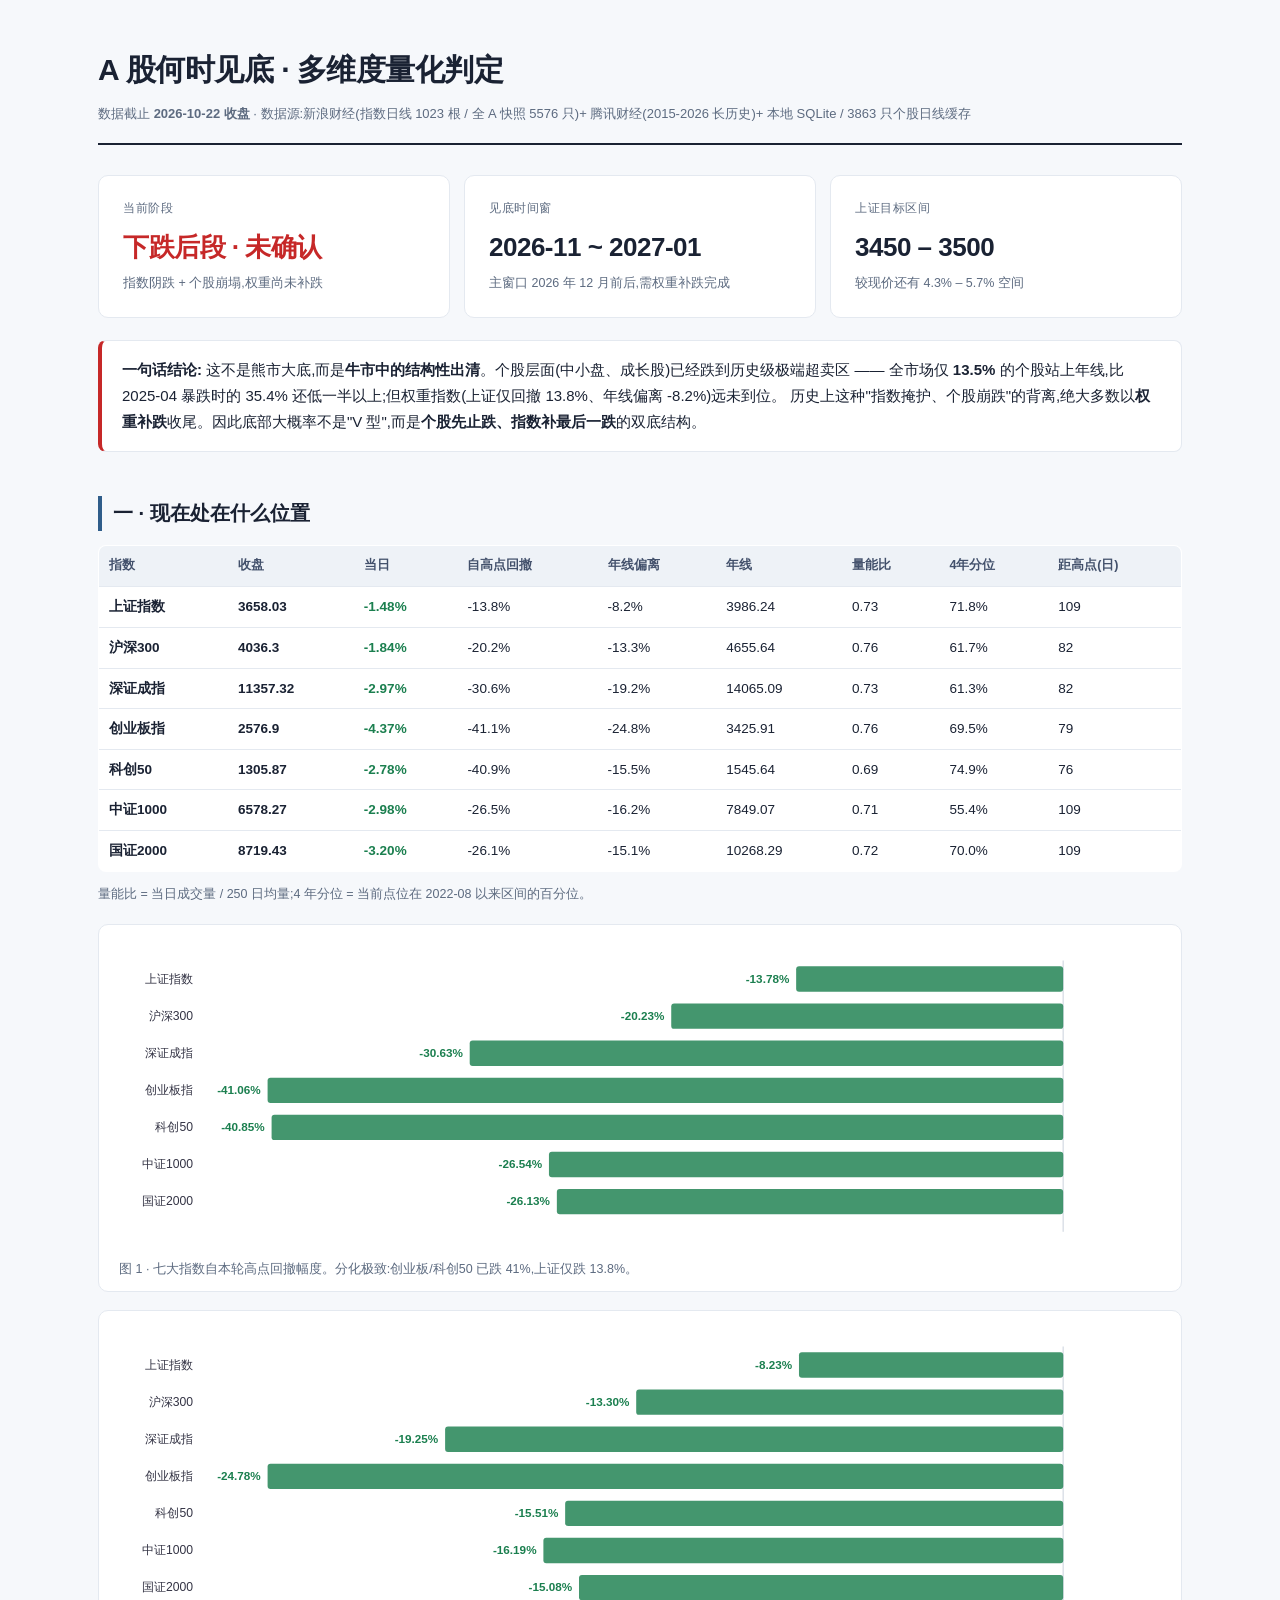
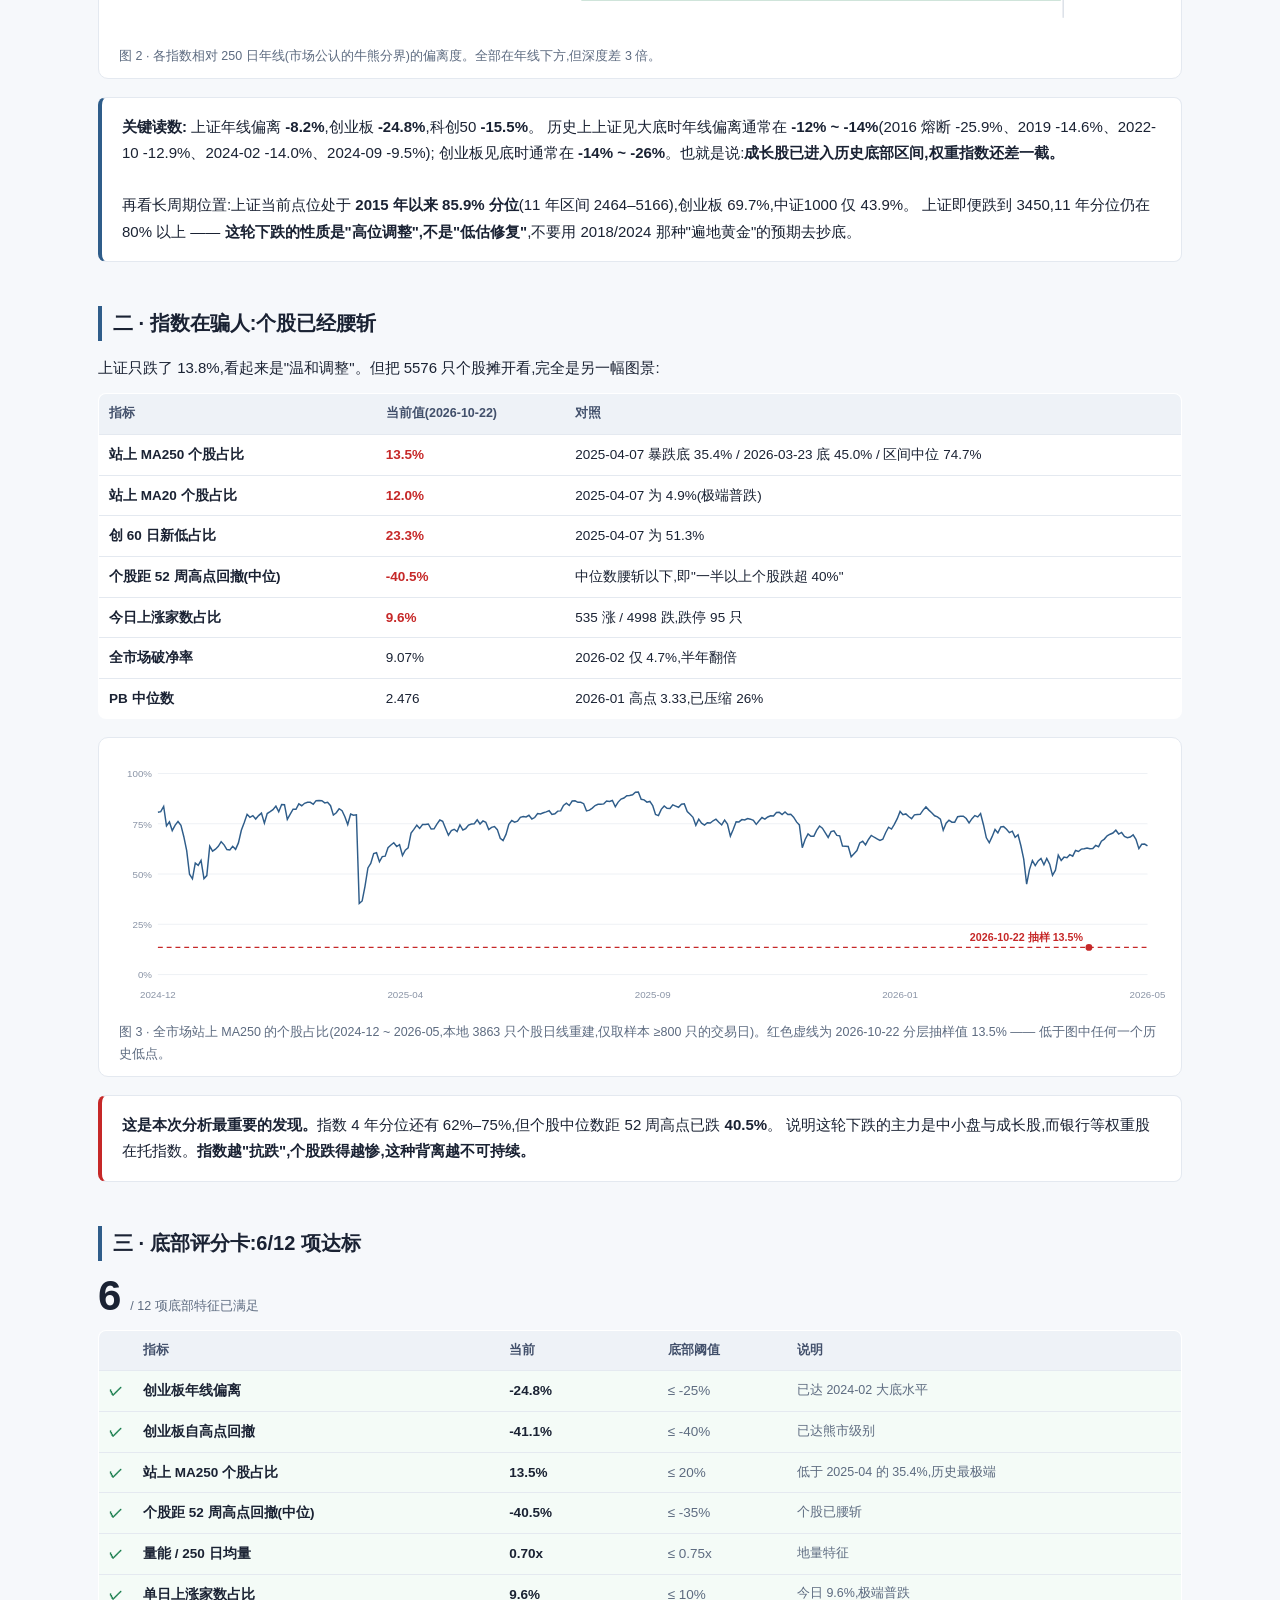
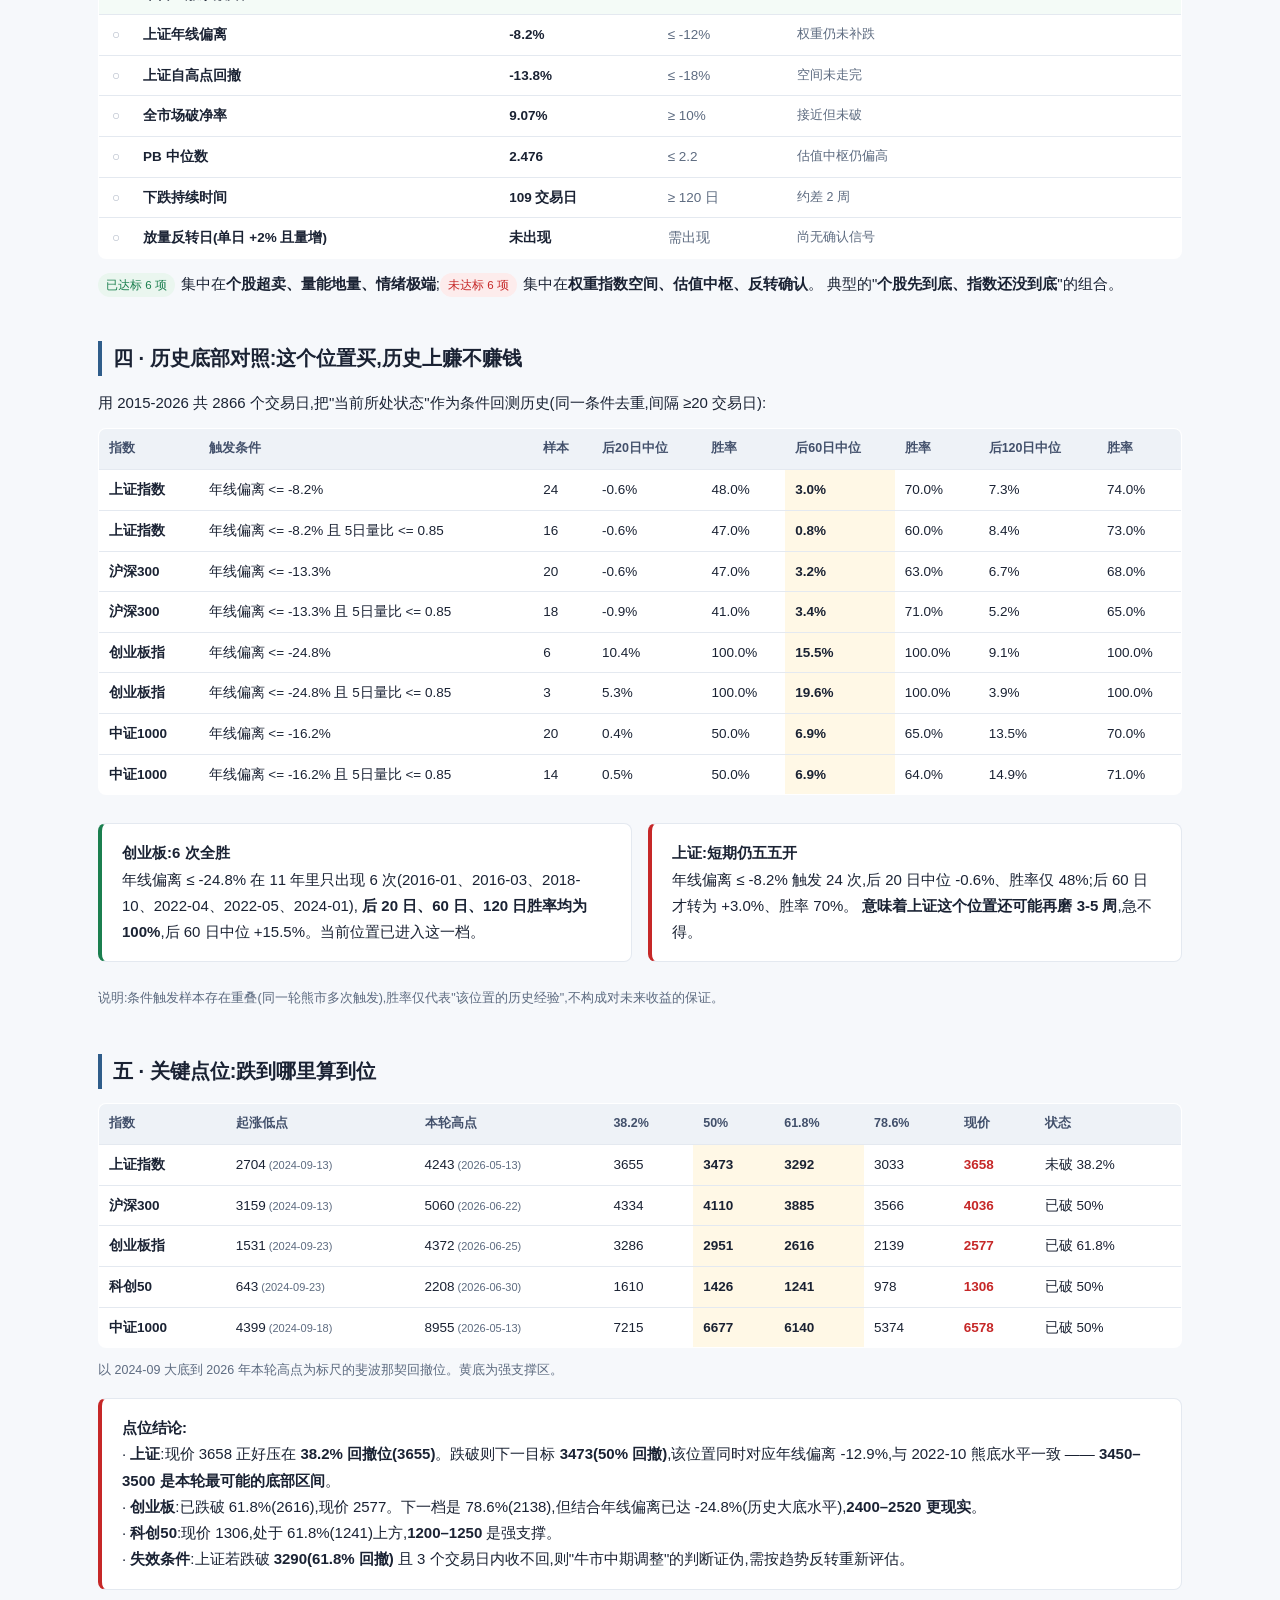
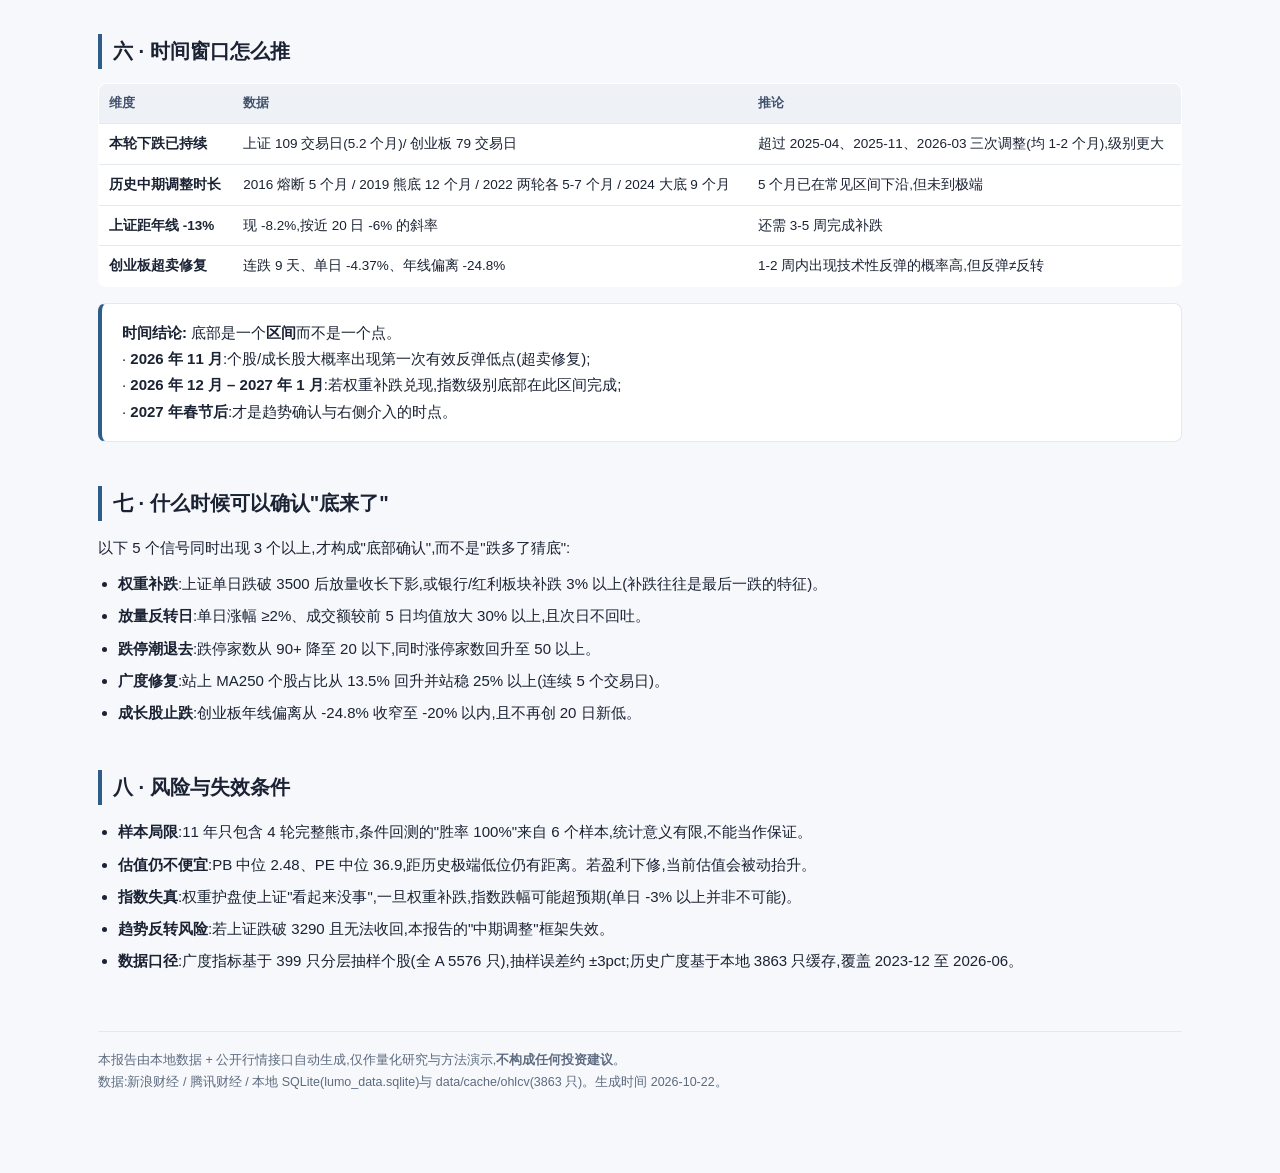
<file: webui/static/research/ashare_bottom_20261022.html>
<!DOCTYPE html>
<html lang="zh-CN"><head><meta charset="utf-8">
<meta name="viewport" content="width=device-width,initial-scale=1">
<title>A股底部判定 · 2026-10-22</title>
<style>
:root{--ink:#1a2233;--sub:#5d6b80;--line:#e4e9f0;--bg:#f6f8fb;--red:#c62828;--green:#1b7f4f;--blue:#2f5d8a;}
*{box-sizing:border-box}
body{margin:0;background:var(--bg);color:var(--ink);font:15px/1.75 -apple-system,"PingFang SC","Helvetica Neue",sans-serif}
.wrap{max-width:1140px;margin:0 auto;padding:44px 28px 80px}
header{border-bottom:2px solid var(--ink);padding-bottom:18px;margin-bottom:30px}
h1{font-size:30px;margin:0 0 6px;letter-spacing:-.5px}
.meta{color:var(--sub);font-size:13px}
h2{font-size:20px;margin:44px 0 14px;padding-left:11px;border-left:4px solid var(--blue)}
h3{font-size:16px;margin:26px 0 10px;color:var(--ink)}
p{margin:10px 0}
.card{background:#fff;border:1px solid var(--line);border-radius:10px;padding:22px 24px;margin:16px 0}
.cards{display:grid;grid-template-columns:repeat(3,1fr);gap:14px;margin:22px 0}
.cards .card{margin:0}
.k{font-size:12px;color:var(--sub);letter-spacing:.5px;text-transform:uppercase}
.vv{font-size:26px;font-weight:700;margin:6px 0 2px;letter-spacing:-.5px}
.vv.r{color:var(--red)} .vv.g{color:var(--green)}
.note-sm{font-size:12.5px;color:var(--sub)}
table{width:100%;border-collapse:collapse;background:#fff;font-size:13.5px;margin:12px 0;
border:1px solid var(--line);border-radius:8px;overflow:hidden}
th{background:#eef2f7;text-align:left;padding:9px 10px;font-weight:600;font-size:12.5px;color:#42506b;white-space:nowrap}
td{padding:8px 10px;border-top:1px solid var(--line);white-space:nowrap}
td.nm{font-weight:600}
.sub{color:var(--sub);font-size:11px;margin-left:3px}
.hl{background:#fff8e6;font-weight:600}
.cur{font-weight:700;color:var(--red)}
.up{color:var(--red);font-weight:600} .down{color:var(--green);font-weight:600}
tr.ok td:first-child{color:var(--green);font-weight:700;text-align:center}
tr.no td:first-child{color:#b0b8c6;text-align:center}
tr.ok{background:#f4fbf7} tr.no{background:#fff}
td.v{font-weight:600} td.t{color:var(--sub)} td.note{color:var(--sub);font-size:12.5px;white-space:normal}
.box{background:#fff;border:1px solid var(--line);border-left:4px solid var(--red);border-radius:8px;padding:16px 20px;margin:16px 0}
.box.g{border-left-color:var(--green)}
.box.b{border-left-color:var(--blue)}
.score-big{display:flex;align-items:baseline;gap:10px;margin:6px 0 2px}
.score-big b{font-size:42px;line-height:1;letter-spacing:-1px}
ul{margin:8px 0 8px 0;padding-left:20px} li{margin:6px 0}
.tag{display:inline-block;font-size:11.5px;padding:2px 8px;border-radius:99px;background:#eef2f7;color:#42506b;margin-right:6px}
.tag.r{background:#fdecec;color:var(--red)} .tag.g{background:#eaf6ef;color:var(--green)}
figure{margin:18px 0;background:#fff;border:1px solid var(--line);border-radius:10px;padding:16px 14px 10px}
figcaption{font-size:12.5px;color:var(--sub);padding:6px 6px 0}
.two{display:grid;grid-template-columns:1fr 1fr;gap:16px}
footer{margin-top:56px;padding-top:18px;border-top:1px solid var(--line);color:var(--sub);font-size:12.5px}
@media(max-width:820px){.cards,.two{grid-template-columns:1fr}}
</style></head><body><div class="wrap">

<header>
<h1>A 股何时见底 · 多维度量化判定</h1>
<div class="meta">数据截止 <b>2026-10-22 收盘</b> · 数据源:新浪财经(指数日线 1023 根 / 全 A 快照 5576 只)+ 腾讯财经(2015-2026 长历史)+ 本地 SQLite / 3863 只个股日线缓存</div>
</header>

<div class="cards">
<div class="card"><div class="k">当前阶段</div><div class="vv r">下跌后段 · 未确认</div>
<div class="note-sm">指数阴跌 + 个股崩塌,权重尚未补跌</div></div>
<div class="card"><div class="k">见底时间窗</div><div class="vv">2026-11 ~ 2027-01</div>
<div class="note-sm">主窗口 2026 年 12 月前后,需权重补跌完成</div></div>
<div class="card"><div class="k">上证目标区间</div><div class="vv">3450 – 3500</div>
<div class="note-sm">较现价还有 4.3% – 5.7% 空间</div></div>
</div>

<div class="box">
<b>一句话结论:</b> 这不是熊市大底,而是<b>牛市中的结构性出清</b>。个股层面(中小盘、成长股)已经跌到历史级极端超卖区 ——
全市场仅 <b>13.5%</b> 的个股站上年线,比 2025-04 暴跌时的 35.4% 还低一半以上;但权重指数(上证仅回撤 13.8%、年线偏离 -8.2%)远未到位。
历史上这种"指数掩护、个股崩跌"的背离,绝大多数以<b>权重补跌</b>收尾。因此底部大概率不是"V 型",而是<b>个股先止跌、指数补最后一跌</b>的双底结构。
</div>

<h2>一 · 现在处在什么位置</h2>

<table>
<tr><th>指数</th><th>收盘</th><th>当日</th><th>自高点回撤</th><th>年线偏离</th><th>年线</th><th>量能比</th><th>4年分位</th><th>距高点(日)</th></tr>
<tr><td class='nm'>上证指数</td><td class='v'>3658.03</td><td class='down'>-1.48%</td><td>-13.8%</td><td>-8.2%</td><td>3986.24</td><td>0.73</td><td>71.8%</td><td>109</td></tr><tr><td class='nm'>沪深300</td><td class='v'>4036.3</td><td class='down'>-1.84%</td><td>-20.2%</td><td>-13.3%</td><td>4655.64</td><td>0.76</td><td>61.7%</td><td>82</td></tr><tr><td class='nm'>深证成指</td><td class='v'>11357.32</td><td class='down'>-2.97%</td><td>-30.6%</td><td>-19.2%</td><td>14065.09</td><td>0.73</td><td>61.3%</td><td>82</td></tr><tr><td class='nm'>创业板指</td><td class='v'>2576.9</td><td class='down'>-4.37%</td><td>-41.1%</td><td>-24.8%</td><td>3425.91</td><td>0.76</td><td>69.5%</td><td>79</td></tr><tr><td class='nm'>科创50</td><td class='v'>1305.87</td><td class='down'>-2.78%</td><td>-40.9%</td><td>-15.5%</td><td>1545.64</td><td>0.69</td><td>74.9%</td><td>76</td></tr><tr><td class='nm'>中证1000</td><td class='v'>6578.27</td><td class='down'>-2.98%</td><td>-26.5%</td><td>-16.2%</td><td>7849.07</td><td>0.71</td><td>55.4%</td><td>109</td></tr><tr><td class='nm'>国证2000</td><td class='v'>8719.43</td><td class='down'>-3.20%</td><td>-26.1%</td><td>-15.1%</td><td>10268.29</td><td>0.72</td><td>70.0%</td><td>109</td></tr>
</table>
<p class="note-sm">量能比 = 当日成交量 / 250 日均量;4 年分位 = 当前点位在 2022-08 以来区间的百分位。</p>

<figure><svg viewBox="0 0 1080 312" width="100%" role="img"><rect width="1080" height="312" fill="#fff"/><line x1="973.6" y1="20" x2="973.6" y2="298" stroke="#c9d1dc"/><text x="82" y="43" text-anchor="end" font-size="12.5" fill="#334">上证指数</text><rect x="700.0" y="26" width="273.6" height="26" rx="3" fill="#1b7f4f" opacity=".82"/><text x="693.0" y="43" text-anchor="end" font-size="12" font-weight="600" fill="#1b7f4f">-13.78%</text><text x="82" y="81" text-anchor="end" font-size="12.5" fill="#334">沪深300</text><rect x="572.0" y="64" width="401.7" height="26" rx="3" fill="#1b7f4f" opacity=".82"/><text x="565.0" y="81" text-anchor="end" font-size="12" font-weight="600" fill="#1b7f4f">-20.23%</text><text x="82" y="119" text-anchor="end" font-size="12.5" fill="#334">深证成指</text><rect x="365.5" y="102" width="608.2" height="26" rx="3" fill="#1b7f4f" opacity=".82"/><text x="358.5" y="119" text-anchor="end" font-size="12" font-weight="600" fill="#1b7f4f">-30.63%</text><text x="82" y="157" text-anchor="end" font-size="12.5" fill="#334">创业板指</text><rect x="158.4" y="140" width="815.3" height="26" rx="3" fill="#1b7f4f" opacity=".82"/><text x="151.4" y="157" text-anchor="end" font-size="12" font-weight="600" fill="#1b7f4f">-41.06%</text><text x="82" y="195" text-anchor="end" font-size="12.5" fill="#334">科创50</text><rect x="162.5" y="178" width="811.1" height="26" rx="3" fill="#1b7f4f" opacity=".82"/><text x="155.5" y="195" text-anchor="end" font-size="12" font-weight="600" fill="#1b7f4f">-40.85%</text><text x="82" y="233" text-anchor="end" font-size="12.5" fill="#334">中证1000</text><rect x="446.7" y="216" width="527.0" height="26" rx="3" fill="#1b7f4f" opacity=".82"/><text x="439.7" y="233" text-anchor="end" font-size="12" font-weight="600" fill="#1b7f4f">-26.54%</text><text x="82" y="271" text-anchor="end" font-size="12.5" fill="#334">国证2000</text><rect x="454.8" y="254" width="518.8" height="26" rx="3" fill="#1b7f4f" opacity=".82"/><text x="447.8" y="271" text-anchor="end" font-size="12" font-weight="600" fill="#1b7f4f">-26.13%</text></svg><figcaption>图 1 · 七大指数自本轮高点回撤幅度。分化极致:创业板/科创50 已跌 41%,上证仅跌 13.8%。</figcaption></figure>

<figure><svg viewBox="0 0 1080 312" width="100%" role="img"><rect width="1080" height="312" fill="#fff"/><line x1="973.6" y1="20" x2="973.6" y2="298" stroke="#c9d1dc"/><text x="82" y="43" text-anchor="end" font-size="12.5" fill="#334">上证指数</text><rect x="702.9" y="26" width="270.8" height="26" rx="3" fill="#1b7f4f" opacity=".82"/><text x="695.9" y="43" text-anchor="end" font-size="12" font-weight="600" fill="#1b7f4f">-8.23%</text><text x="82" y="81" text-anchor="end" font-size="12.5" fill="#334">沪深300</text><rect x="536.1" y="64" width="437.6" height="26" rx="3" fill="#1b7f4f" opacity=".82"/><text x="529.1" y="81" text-anchor="end" font-size="12" font-weight="600" fill="#1b7f4f">-13.30%</text><text x="82" y="119" text-anchor="end" font-size="12.5" fill="#334">深证成指</text><rect x="340.3" y="102" width="633.3" height="26" rx="3" fill="#1b7f4f" opacity=".82"/><text x="333.3" y="119" text-anchor="end" font-size="12" font-weight="600" fill="#1b7f4f">-19.25%</text><text x="82" y="157" text-anchor="end" font-size="12.5" fill="#334">创业板指</text><rect x="158.4" y="140" width="815.3" height="26" rx="3" fill="#1b7f4f" opacity=".82"/><text x="151.4" y="157" text-anchor="end" font-size="12" font-weight="600" fill="#1b7f4f">-24.78%</text><text x="82" y="195" text-anchor="end" font-size="12.5" fill="#334">科创50</text><rect x="463.3" y="178" width="510.3" height="26" rx="3" fill="#1b7f4f" opacity=".82"/><text x="456.3" y="195" text-anchor="end" font-size="12" font-weight="600" fill="#1b7f4f">-15.51%</text><text x="82" y="233" text-anchor="end" font-size="12.5" fill="#334">中证1000</text><rect x="441.0" y="216" width="532.7" height="26" rx="3" fill="#1b7f4f" opacity=".82"/><text x="434.0" y="233" text-anchor="end" font-size="12" font-weight="600" fill="#1b7f4f">-16.19%</text><text x="82" y="271" text-anchor="end" font-size="12.5" fill="#334">国证2000</text><rect x="477.5" y="254" width="496.1" height="26" rx="3" fill="#1b7f4f" opacity=".82"/><text x="470.5" y="271" text-anchor="end" font-size="12" font-weight="600" fill="#1b7f4f">-15.08%</text></svg><figcaption>图 2 · 各指数相对 250 日年线(市场公认的牛熊分界)的偏离度。全部在年线下方,但深度差 3 倍。</figcaption></figure>

<div class="box b">
<b>关键读数:</b> 上证年线偏离 <b>-8.2%</b>,创业板 <b>-24.8%</b>,科创50 <b>-15.5%</b>。
历史上上证见大底时年线偏离通常在 <b>-12% ~ -14%</b>(2016 熔断 -25.9%、2019 -14.6%、2022-10 -12.9%、2024-02 -14.0%、2024-09 -9.5%);
创业板见底时通常在 <b>-14% ~ -26%</b>。也就是说:<b>成长股已进入历史底部区间,权重指数还差一截。</b><br><br>
再看长周期位置:上证当前点位处于 <b>2015 年以来 85.9% 分位</b>(11 年区间 2464–5166),创业板 69.7%,中证1000 仅 43.9%。
上证即便跌到 3450,11 年分位仍在 80% 以上 —— <b>这轮下跌的性质是"高位调整",不是"低估修复"</b>,不要用 2018/2024 那种"遍地黄金"的预期去抄底。
</div>

<h2>二 · 指数在骗人:个股已经腰斩</h2>

<p>上证只跌了 13.8%,看起来是"温和调整"。但把 5576 只个股摊开看,完全是另一幅图景:</p>

<table>
<tr><th>指标</th><th>当前值(2026-10-22)</th><th>对照</th></tr>
<tr><td class="nm">站上 MA250 个股占比</td><td class="cur">13.5%</td><td>2025-04-07 暴跌底 35.4% / 2026-03-23 底 45.0% / 区间中位 74.7%</td></tr>
<tr><td class="nm">站上 MA20 个股占比</td><td class="cur">12.0%</td><td>2025-04-07 为 4.9%(极端普跌)</td></tr>
<tr><td class="nm">创 60 日新低占比</td><td class="cur">23.3%</td><td>2025-04-07 为 51.3%</td></tr>
<tr><td class="nm">个股距 52 周高点回撤(中位)</td><td class="cur">-40.5%</td><td>中位数腰斩以下,即"一半以上个股跌超 40%"</td></tr>
<tr><td class="nm">今日上涨家数占比</td><td class="cur">9.6%</td><td>535 涨 / 4998 跌,跌停 95 只</td></tr>
<tr><td class="nm">全市场破净率</td><td>9.07%</td><td>2026-02 仅 4.7%,半年翻倍</td></tr>
<tr><td class="nm">PB 中位数</td><td>2.476</td><td>2026-01 高点 3.33,已压缩 26%</td></tr>
</table>

<figure><svg viewBox="0 0 1080 260" width="100%" role="img"><rect width="1080" height="260" fill="#fff"/>
<line x1="46" y1="226.0" x2="1060" y2="226.0" stroke="#eef1f5"/><text x="40" y="230.0" text-anchor="end" font-size="10" fill="#8a94a6">0%</text><line x1="46" y1="174.5" x2="1060" y2="174.5" stroke="#eef1f5"/><text x="40" y="178.5" text-anchor="end" font-size="10" fill="#8a94a6">25%</text><line x1="46" y1="123.0" x2="1060" y2="123.0" stroke="#eef1f5"/><text x="40" y="127.0" text-anchor="end" font-size="10" fill="#8a94a6">50%</text><line x1="46" y1="71.5" x2="1060" y2="71.5" stroke="#eef1f5"/><text x="40" y="75.5" text-anchor="end" font-size="10" fill="#8a94a6">75%</text><line x1="46" y1="20.0" x2="1060" y2="20.0" stroke="#eef1f5"/><text x="40" y="24.0" text-anchor="end" font-size="10" fill="#8a94a6">100%</text><polyline points="46.0,59.6 48.9,59.1 51.9,53.8 54.8,73.6 57.8,69.6 60.7,78.5 63.7,72.9 66.6,69.2 69.6,73.1 72.5,84.5 75.5,99.1 78.4,123.2 81.4,127.9 84.3,111.7 87.3,114.1 90.2,109.0 93.2,127.7 96.1,124.6 99.1,94.4 102.0,99.5 105.0,97.5 107.9,94.6 110.8,89.8 113.8,93.1 116.7,97.9 119.7,98.3 122.6,94.6 125.6,97.7 128.5,91.1 131.5,78.1 134.4,70.5 137.4,61.8 140.3,64.9 143.3,63.1 146.2,66.6 149.2,63.1 152.1,60.6 155.1,70.9 158.0,61.0 161.0,59.1 163.9,57.1 166.9,53.4 169.8,59.1 172.8,51.7 175.7,51.9 178.6,67.0 181.6,61.6 184.5,56.5 187.5,56.7 190.4,51.1 193.4,53.0 196.3,50.5 199.3,49.5 202.2,49.5 205.2,51.5 208.1,47.8 211.1,47.6 214.0,47.8 217.0,50.1 219.9,49.5 222.9,53.0 225.8,62.6 228.8,60.2 231.7,56.1 234.7,58.1 237.6,64.3 240.5,72.3 243.5,61.6 246.4,62.8 249.4,62.4 252.3,153.1 255.3,150.6 258.2,135.6 261.2,116.8 264.1,112.1 267.1,102.0 270.0,101.2 273.0,110.4 275.9,105.1 278.9,104.7 281.8,96.0 284.8,93.3 287.7,90.9 290.7,94.8 293.6,92.9 296.6,104.0 299.5,98.5 302.4,96.2 305.4,81.0 308.3,77.3 311.3,72.9 314.2,76.2 317.2,72.3 320.1,72.3 323.1,71.7 326.0,76.9 329.0,76.7 331.9,71.9 334.9,67.6 337.8,69.0 340.8,76.4 343.7,83.2 346.7,78.5 349.6,77.1 352.6,79.5 355.5,72.7 358.5,77.9 361.4,76.4 364.3,72.9 367.3,71.7 370.2,71.5 373.2,67.4 376.1,71.7 379.1,68.6 382.0,69.9 385.0,77.5 387.9,75.2 390.9,74.4 393.8,77.5 396.8,86.3 399.7,88.8 402.7,82.4 405.6,72.1 408.6,68.2 411.5,69.9 414.5,68.8 417.4,64.9 420.4,64.1 423.3,64.5 426.2,62.8 429.2,66.6 432.1,65.1 435.1,61.0 438.0,61.4 441.0,60.2 443.9,59.3 446.9,58.1 449.8,62.0 452.8,61.2 455.7,58.5 458.7,58.3 461.6,52.8 464.6,50.5 467.5,52.8 470.5,48.2 473.4,48.0 476.4,49.5 479.3,49.5 482.3,50.9 485.2,58.3 488.2,57.5 491.1,55.4 494.0,52.8 497.0,51.5 499.9,51.5 502.9,51.1 505.8,48.2 508.8,48.6 511.7,47.6 514.7,54.0 517.6,49.3 520.6,46.2 523.5,45.1 526.5,42.7 529.4,42.5 532.4,41.8 535.3,39.2 538.3,39.0 541.2,46.4 544.2,47.0 547.1,49.3 550.1,48.6 553.0,52.8 555.9,62.0 558.9,63.1 561.8,56.7 564.8,53.2 567.7,55.6 570.7,55.8 573.6,52.1 576.6,53.4 579.5,54.6 582.5,51.5 585.4,51.1 588.4,58.9 591.3,61.8 594.3,64.9 597.2,73.1 600.2,66.8 603.1,70.9 606.1,72.9 609.0,70.5 612.0,70.7 614.9,68.4 617.8,66.8 620.8,69.9 623.7,72.7 626.7,67.8 629.6,71.9 632.6,84.1 635.5,77.3 638.5,69.4 641.4,69.6 644.4,67.2 647.3,67.6 650.3,66.1 653.2,66.8 656.2,68.0 659.1,72.1 662.1,68.4 665.0,65.1 668.0,66.8 670.9,64.5 673.9,63.3 676.8,63.5 679.8,60.0 682.7,59.8 685.6,62.0 688.6,59.3 691.5,62.0 694.5,61.8 697.4,64.7 700.4,69.6 703.3,72.7 706.3,96.0 709.2,87.6 712.2,81.8 715.1,84.3 718.1,84.3 721.0,78.3 724.0,73.8 726.9,76.0 729.9,80.8 732.8,85.5 735.8,79.5 738.7,78.7 741.7,83.4 744.6,83.9 747.5,94.4 750.5,94.6 753.4,94.8 756.4,105.3 759.3,102.2 762.3,98.9 765.2,91.1 768.2,89.4 771.1,93.1 774.1,87.6 777.0,83.4 780.0,85.3 782.9,86.9 785.9,88.6 788.8,87.4 791.8,80.4 794.7,75.0 797.7,76.9 800.6,72.1 803.6,66.3 806.5,58.9 809.4,62.2 812.4,61.4 815.3,64.1 818.3,66.3 821.2,62.4 824.2,62.0 827.1,61.8 830.1,57.5 833.0,54.2 836.0,57.5 838.9,60.2 841.9,63.3 844.8,64.5 847.8,66.8 850.7,78.1 853.7,70.9 856.6,67.8 859.6,69.9 862.5,69.9 865.5,64.3 868.4,63.7 871.3,63.7 874.3,66.1 877.2,70.7 880.2,66.3 883.1,63.1 886.1,64.5 889.0,61.0 892.0,72.7 894.9,85.9 897.9,90.9 900.8,84.7 903.8,77.3 906.7,80.8 909.7,74.8 912.6,74.4 915.6,77.1 918.5,80.6 921.5,79.1 924.4,85.3 927.4,82.8 930.3,94.0 933.2,107.8 936.2,133.3 939.1,118.5 942.1,109.2 945.0,114.3 948.0,109.6 950.9,107.1 953.9,113.5 956.8,107.1 959.8,112.9 962.7,124.4 965.7,119.1 968.6,103.6 971.6,109.0 974.5,105.7 977.5,106.3 980.4,103.2 983.4,104.7 986.3,98.9 989.3,99.9 992.2,97.5 995.2,97.0 998.1,96.4 1001.0,97.0 1004.0,96.8 1006.9,93.7 1009.9,95.0 1012.8,89.4 1015.8,87.2 1018.7,83.9 1021.7,82.2 1024.6,81.0 1027.6,78.1 1030.5,82.0 1033.5,80.4 1036.4,84.5 1039.4,85.7 1042.3,85.1 1045.3,82.8 1048.2,87.4 1051.2,97.0 1054.1,92.5 1057.1,92.3 1060.0,94.2" fill="none" stroke="#2f5d8a" stroke-width="1.5"/>
<line x1="46" y1="198.2" x2="1060" y2="198.2" stroke="#c62828" stroke-width="1.4" stroke-dasharray="5 4"/>
<circle cx="1000" cy="198.2" r="3.5" fill="#c62828"/>
<text x="994" y="191.2" text-anchor="end" font-size="11" fill="#c62828" font-weight="600">2026-10-22 抽样 13.5%</text>
<text x="46.0" y="250" text-anchor="middle" font-size="10" fill="#8a94a6">2024-12</text><text x="299.5" y="250" text-anchor="middle" font-size="10" fill="#8a94a6">2025-04</text><text x="553.0" y="250" text-anchor="middle" font-size="10" fill="#8a94a6">2025-09</text><text x="806.5" y="250" text-anchor="middle" font-size="10" fill="#8a94a6">2026-01</text><text x="1060.0" y="250" text-anchor="middle" font-size="10" fill="#8a94a6">2026-05</text>
</svg><figcaption>图 3 · 全市场站上 MA250 的个股占比(2024-12 ~ 2026-05,本地 3863 只个股日线重建,仅取样本 ≥800 只的交易日)。红色虚线为 2026-10-22 分层抽样值 13.5% —— 低于图中任何一个历史低点。</figcaption></figure>

<div class="box">
<b>这是本次分析最重要的发现。</b>指数 4 年分位还有 62%–75%,但个股中位数距 52 周高点已跌 <b>40.5%</b>。
说明这轮下跌的主力是中小盘与成长股,而银行等权重股在托指数。<b>指数越"抗跌",个股跌得越惨,这种背离越不可持续。</b>
</div>

<h2>三 · 底部评分卡:6/12 项达标</h2>

<div class="score-big"><b>6</b><span class="note-sm">/ 12 项底部特征已满足</span></div>

<table>
<tr><th style="width:34px"></th><th>指标</th><th>当前</th><th>底部阈值</th><th>说明</th></tr>
<tr class="ok"><td>✓</td><td class="nm">创业板年线偏离</td><td class="v">-24.8%</td><td class="t">≤ -25%</td><td class="note">已达 2024-02 大底水平</td></tr><tr class="ok"><td>✓</td><td class="nm">创业板自高点回撤</td><td class="v">-41.1%</td><td class="t">≤ -40%</td><td class="note">已达熊市级别</td></tr><tr class="ok"><td>✓</td><td class="nm">站上 MA250 个股占比</td><td class="v">13.5%</td><td class="t">≤ 20%</td><td class="note">低于 2025-04 的 35.4%,历史最极端</td></tr><tr class="ok"><td>✓</td><td class="nm">个股距 52 周高点回撤(中位)</td><td class="v">-40.5%</td><td class="t">≤ -35%</td><td class="note">个股已腰斩</td></tr><tr class="ok"><td>✓</td><td class="nm">量能 / 250 日均量</td><td class="v">0.70x</td><td class="t">≤ 0.75x</td><td class="note">地量特征</td></tr><tr class="ok"><td>✓</td><td class="nm">单日上涨家数占比</td><td class="v">9.6%</td><td class="t">≤ 10%</td><td class="note">今日 9.6%,极端普跌</td></tr><tr class="no"><td>○</td><td class="nm">上证年线偏离</td><td class="v">-8.2%</td><td class="t">≤ -12%</td><td class="note">权重仍未补跌</td></tr><tr class="no"><td>○</td><td class="nm">上证自高点回撤</td><td class="v">-13.8%</td><td class="t">≤ -18%</td><td class="note">空间未走完</td></tr><tr class="no"><td>○</td><td class="nm">全市场破净率</td><td class="v">9.07%</td><td class="t">≥ 10%</td><td class="note">接近但未破</td></tr><tr class="no"><td>○</td><td class="nm">PB 中位数</td><td class="v">2.476</td><td class="t">≤ 2.2</td><td class="note">估值中枢仍偏高</td></tr><tr class="no"><td>○</td><td class="nm">下跌持续时间</td><td class="v">109 交易日</td><td class="t">≥ 120 日</td><td class="note">约差 2 周</td></tr><tr class="no"><td>○</td><td class="nm">放量反转日(单日 +2% 且量增)</td><td class="v">未出现</td><td class="t">需出现</td><td class="note">尚无确认信号</td></tr>
</table>

<p><span class="tag g">已达标 6 项</span>集中在<b>个股超卖、量能地量、情绪极端</b>;<span class="tag r">未达标 6 项</span>集中在<b>权重指数空间、估值中枢、反转确认</b>。
典型的"<b>个股先到底、指数还没到底</b>"的组合。</p>

<h2>四 · 历史底部对照:这个位置买,历史上赚不赚钱</h2>

<p>用 2015-2026 共 2866 个交易日,把"当前所处状态"作为条件回测历史(同一条件去重,间隔 ≥20 交易日):</p>

<table>
<tr><th>指数</th><th>触发条件</th><th>样本</th><th>后20日中位</th><th>胜率</th><th>后60日中位</th><th>胜率</th><th>后120日中位</th><th>胜率</th></tr>
<tr><td class='nm'>上证指数</td><td>年线偏离 <= -8.2%</td><td>24</td><td>-0.6%</td><td>48.0%</td><td class='hl'>3.0%</td><td>70.0%</td><td>7.3%</td><td>74.0%</td></tr><tr><td class='nm'>上证指数</td><td>年线偏离 <= -8.2% 且 5日量比 <= 0.85</td><td>16</td><td>-0.6%</td><td>47.0%</td><td class='hl'>0.8%</td><td>60.0%</td><td>8.4%</td><td>73.0%</td></tr><tr><td class='nm'>沪深300</td><td>年线偏离 <= -13.3%</td><td>20</td><td>-0.6%</td><td>47.0%</td><td class='hl'>3.2%</td><td>63.0%</td><td>6.7%</td><td>68.0%</td></tr><tr><td class='nm'>沪深300</td><td>年线偏离 <= -13.3% 且 5日量比 <= 0.85</td><td>18</td><td>-0.9%</td><td>41.0%</td><td class='hl'>3.4%</td><td>71.0%</td><td>5.2%</td><td>65.0%</td></tr><tr><td class='nm'>创业板指</td><td>年线偏离 <= -24.8%</td><td>6</td><td>10.4%</td><td>100.0%</td><td class='hl'>15.5%</td><td>100.0%</td><td>9.1%</td><td>100.0%</td></tr><tr><td class='nm'>创业板指</td><td>年线偏离 <= -24.8% 且 5日量比 <= 0.85</td><td>3</td><td>5.3%</td><td>100.0%</td><td class='hl'>19.6%</td><td>100.0%</td><td>3.9%</td><td>100.0%</td></tr><tr><td class='nm'>中证1000</td><td>年线偏离 <= -16.2%</td><td>20</td><td>0.4%</td><td>50.0%</td><td class='hl'>6.9%</td><td>65.0%</td><td>13.5%</td><td>70.0%</td></tr><tr><td class='nm'>中证1000</td><td>年线偏离 <= -16.2% 且 5日量比 <= 0.85</td><td>14</td><td>0.5%</td><td>50.0%</td><td class='hl'>6.9%</td><td>64.0%</td><td>14.9%</td><td>71.0%</td></tr>
</table>

<div class="two">
<div class="box g"><b>创业板:6 次全胜</b><br>
年线偏离 ≤ -24.8% 在 11 年里只出现 6 次(2016-01、2016-03、2018-10、2022-04、2022-05、2024-01),
<b>后 20 日、60 日、120 日胜率均为 100%</b>,后 60 日中位 +15.5%。当前位置已进入这一档。</div>
<div class="box"><b>上证:短期仍五五开</b><br>
年线偏离 ≤ -8.2% 触发 24 次,后 20 日中位 -0.6%、胜率仅 48%;后 60 日才转为 +3.0%、胜率 70%。
<b>意味着上证这个位置还可能再磨 3-5 周</b>,急不得。</div>
</div>

<p class="note-sm">说明:条件触发样本存在重叠(同一轮熊市多次触发),胜率仅代表"该位置的历史经验",不构成对未来收益的保证。</p>

<h2>五 · 关键点位:跌到哪里算到位</h2>

<table>
<tr><th>指数</th><th>起涨低点</th><th>本轮高点</th><th>38.2%</th><th>50%</th><th>61.8%</th><th>78.6%</th><th>现价</th><th>状态</th></tr>
<tr><td class="nm">上证指数</td><td>2704<span class="sub">(2024-09-13)</span></td>
<td>4243<span class="sub">(2026-05-13)</span></td>
<td>3655</td><td class="hl">3473</td><td class="hl">3292</td><td>3033</td>
<td class="cur">3658</td>
<td>未破 38.2%</td></tr><tr><td class="nm">沪深300</td><td>3159<span class="sub">(2024-09-13)</span></td>
<td>5060<span class="sub">(2026-06-22)</span></td>
<td>4334</td><td class="hl">4110</td><td class="hl">3885</td><td>3566</td>
<td class="cur">4036</td>
<td>已破 50%</td></tr><tr><td class="nm">创业板指</td><td>1531<span class="sub">(2024-09-23)</span></td>
<td>4372<span class="sub">(2026-06-25)</span></td>
<td>3286</td><td class="hl">2951</td><td class="hl">2616</td><td>2139</td>
<td class="cur">2577</td>
<td>已破 61.8%</td></tr><tr><td class="nm">科创50</td><td>643<span class="sub">(2024-09-23)</span></td>
<td>2208<span class="sub">(2026-06-30)</span></td>
<td>1610</td><td class="hl">1426</td><td class="hl">1241</td><td>978</td>
<td class="cur">1306</td>
<td>已破 50%</td></tr><tr><td class="nm">中证1000</td><td>4399<span class="sub">(2024-09-18)</span></td>
<td>8955<span class="sub">(2026-05-13)</span></td>
<td>7215</td><td class="hl">6677</td><td class="hl">6140</td><td>5374</td>
<td class="cur">6578</td>
<td>已破 50%</td></tr>
</table>
<p class="note-sm">以 2024-09 大底到 2026 年本轮高点为标尺的斐波那契回撤位。黄底为强支撑区。</p>

<div class="box">
<b>点位结论:</b><br>
· <b>上证</b>:现价 3658 正好压在 <b>38.2% 回撤位(3655)</b>。跌破则下一目标 <b>3473(50% 回撤)</b>,该位置同时对应年线偏离 -12.9%,与 2022-10 熊底水平一致 —— <b>3450–3500 是本轮最可能的底部区间</b>。<br>
· <b>创业板</b>:已跌破 61.8%(2616),现价 2577。下一档是 78.6%(2138),但结合年线偏离已达 -24.8%(历史大底水平),<b>2400–2520 更现实</b>。<br>
· <b>科创50</b>:现价 1306,处于 61.8%(1241)上方,<b>1200–1250</b> 是强支撑。<br>
· <b>失效条件</b>:上证若跌破 <b>3290(61.8% 回撤)</b> 且 3 个交易日内收不回,则"牛市中期调整"的判断证伪,需按趋势反转重新评估。
</div>

<h2>六 · 时间窗口怎么推</h2>

<table>
<tr><th>维度</th><th>数据</th><th>推论</th></tr>
<tr><td class="nm">本轮下跌已持续</td><td>上证 109 交易日(5.2 个月)/ 创业板 79 交易日</td><td>超过 2025-04、2025-11、2026-03 三次调整(均 1-2 个月),级别更大</td></tr>
<tr><td class="nm">历史中期调整时长</td><td>2016 熔断 5 个月 / 2019 熊底 12 个月 / 2022 两轮各 5-7 个月 / 2024 大底 9 个月</td><td>5 个月已在常见区间下沿,但未到极端</td></tr>
<tr><td class="nm">上证距年线 -13%</td><td>现 -8.2%,按近 20 日 -6% 的斜率</td><td>还需 3-5 周完成补跌</td></tr>
<tr><td class="nm">创业板超卖修复</td><td>连跌 9 天、单日 -4.37%、年线偏离 -24.8%</td><td>1-2 周内出现技术性反弹的概率高,但反弹≠反转</td></tr>
</table>

<div class="box b">
<b>时间结论:</b> 底部是一个<b>区间</b>而不是一个点。<br>
· <b>2026 年 11 月</b>:个股/成长股大概率出现第一次有效反弹低点(超卖修复);<br>
· <b>2026 年 12 月 – 2027 年 1 月</b>:若权重补跌兑现,指数级别底部在此区间完成;<br>
· <b>2027 年春节后</b>:才是趋势确认与右侧介入的时点。
</div>

<h2>七 · 什么时候可以确认"底来了"</h2>

<p>以下 5 个信号同时出现 3 个以上,才构成"底部确认",而不是"跌多了猜底":</p>

<ul>
<li><b>权重补跌</b>:上证单日跌破 3500 后放量收长下影,或银行/红利板块补跌 3% 以上(补跌往往是最后一跌的特征)。</li>
<li><b>放量反转日</b>:单日涨幅 ≥2%、成交额较前 5 日均值放大 30% 以上,且次日不回吐。</li>
<li><b>跌停潮退去</b>:跌停家数从 90+ 降至 20 以下,同时涨停家数回升至 50 以上。</li>
<li><b>广度修复</b>:站上 MA250 个股占比从 13.5% 回升并站稳 25% 以上(连续 5 个交易日)。</li>
<li><b>成长股止跌</b>:创业板年线偏离从 -24.8% 收窄至 -20% 以内,且不再创 20 日新低。</li>
</ul>

<h2>八 · 风险与失效条件</h2>

<ul>
<li><b>样本局限</b>:11 年只包含 4 轮完整熊市,条件回测的"胜率 100%"来自 6 个样本,统计意义有限,不能当作保证。</li>
<li><b>估值仍不便宜</b>:PB 中位 2.48、PE 中位 36.9,距历史极端低位仍有距离。若盈利下修,当前估值会被动抬升。</li>
<li><b>指数失真</b>:权重护盘使上证"看起来没事",一旦权重补跌,指数跌幅可能超预期(单日 -3% 以上并非不可能)。</li>
<li><b>趋势反转风险</b>:若上证跌破 3290 且无法收回,本报告的"中期调整"框架失效。</li>
<li><b>数据口径</b>:广度指标基于 399 只分层抽样个股(全 A 5576 只),抽样误差约 ±3pct;历史广度基于本地 3863 只缓存,覆盖 2023-12 至 2026-06。</li>
</ul>

<footer>
本报告由本地数据 + 公开行情接口自动生成,仅作量化研究与方法演示,<b>不构成任何投资建议</b>。<br>
数据:新浪财经 / 腾讯财经 / 本地 SQLite(lumo_data.sqlite)与 data/cache/ohlcv(3863 只)。生成时间 2026-10-22。
</footer>
</div></body></html>
</file>
